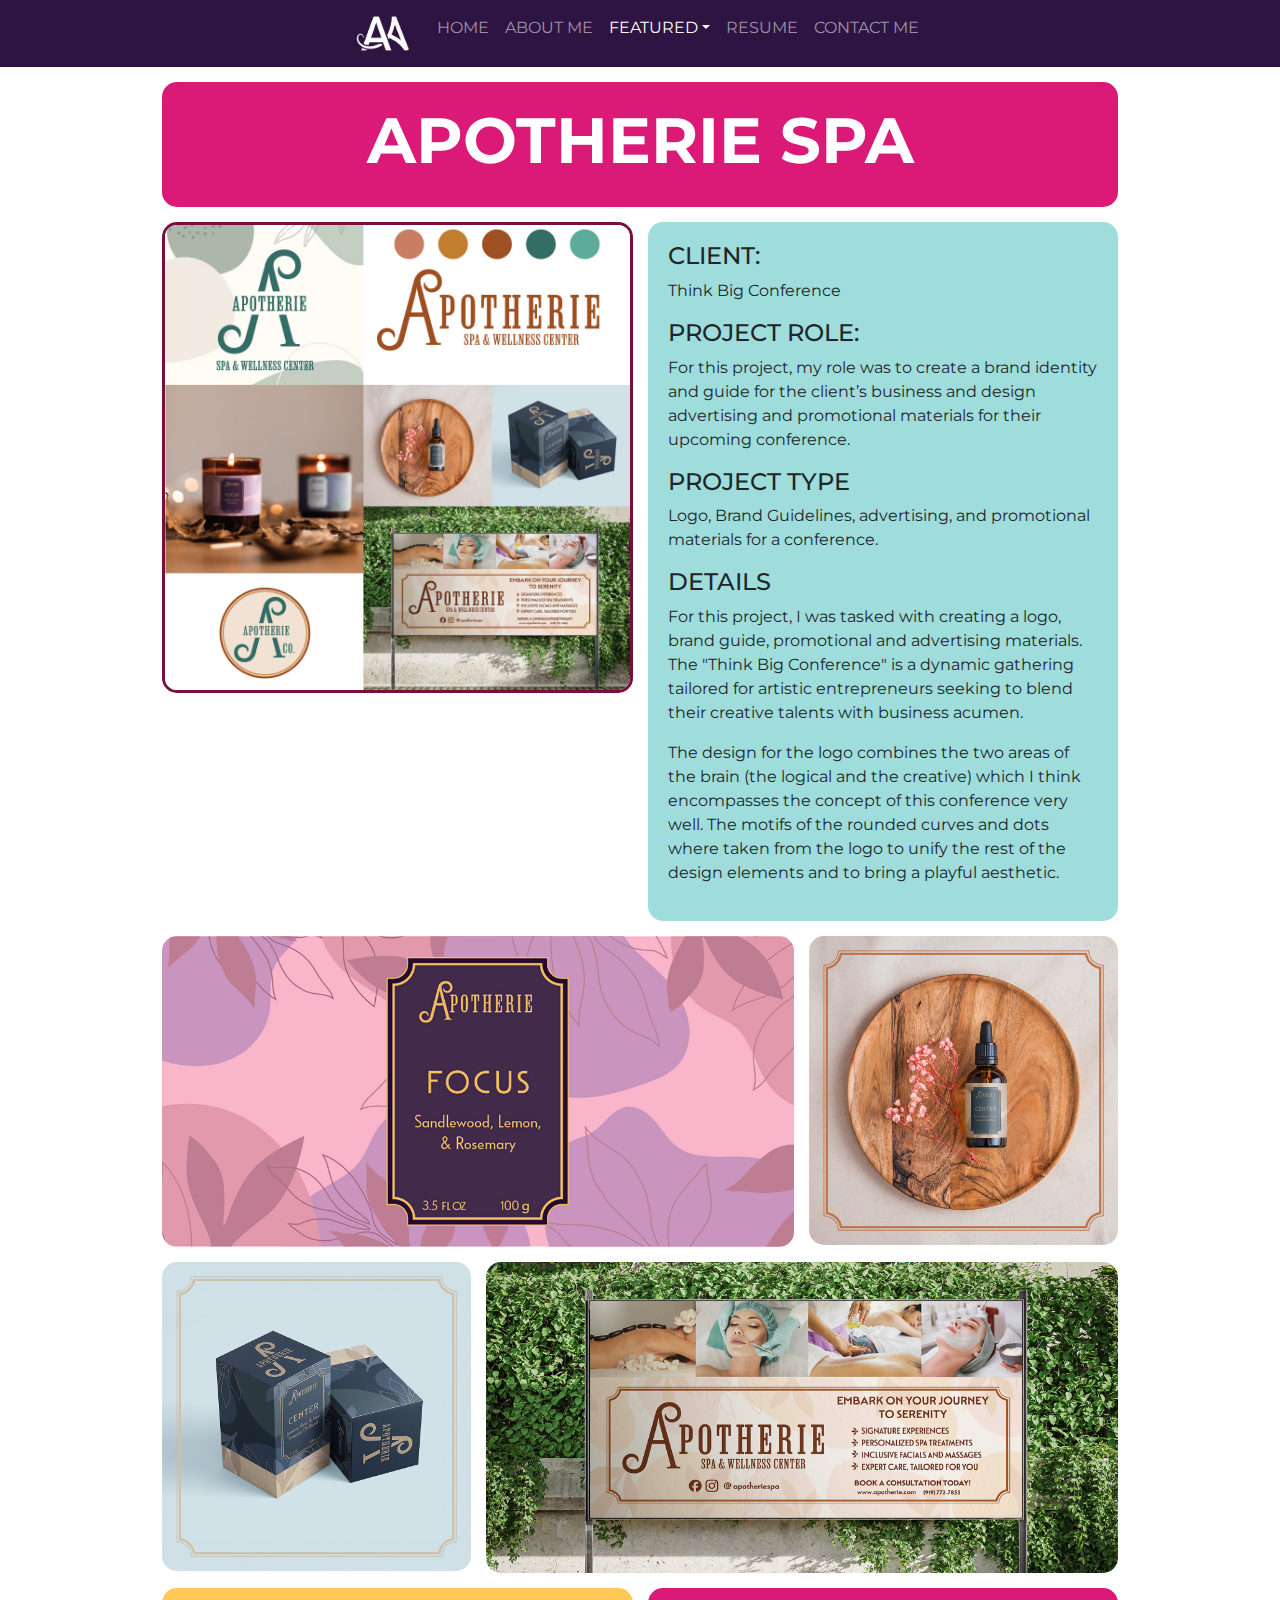
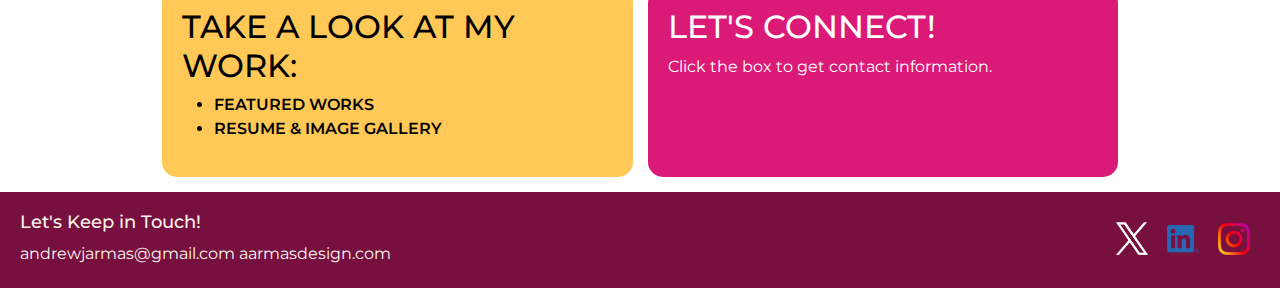
<file: featured/apotherie-spa.html>
<!--Andrew Armas. WEB 210 - Module 13-->

<!DOCTYPE html>
<html lang="en">
    <head>
        <meta charset="UTF-8">
        <meta name="viewport" content="width=device-width, initial-scale=1.0">
        <title> Andrew J. Armas | APOTHERIE </title>
        <link rel="preconnect" href="https://fonts.googleapis.com">
        <link rel="preconnect" href="https://fonts.gstatic.com" crossorigin>
        <link href="https://fonts.googleapis.com/css2?family=Josefin+Sans:ital,wght@0,100..700;1,100..700&family=Montserrat:ital,wght@0,100..900;1,100..900&family=Outfit:wght@100..900&display=swap" rel="stylesheet">
        <link href="https://cdn.jsdelivr.net/npm/bootstrap@5.3.3/dist/css/bootstrap.min.css" rel="stylesheet" integrity="sha384-QWTKZyjpPEjISv5WaRU9OFeRpok6YctnYmDr5pNlyT2bRjXh0JMhjY6hW+ALEwIH" crossorigin="anonymous">
        <link rel="stylesheet" href="../css/styles.css">
        <link rel="stylesheet" href="../css/styles-apotherie.css">
    </head>
   
    <body class="site">
        
        <div class="menu-wrap">
            <!-- Responsive navbar-->
            <nav class="navbar navbar-expand-lg navbar-dark custom-bg-primary">
               <div class="container">
                   <a class="navbar-brand d-lg-none" href="#"><img src="../images/Armas_Pj2_Logo_White.png" alt="Armas Designs Logo" style="width:60px"></a>
                   <button class="navbar-toggler" type="button" data-bs-toggle="collapse" data-bs-target="#navbarSupportedContent" aria-controls="navbarSupportedContent" aria-expanded="false" aria-label="Toggle navigation"><span class="navbar-toggler-icon"></span></button>
                   <div class="collapse navbar-collapse" id="navbarSupportedContent">
                       <ul class="navbar-nav mx-auto me-auto mb-2 mb-lg-0">
                           <a class="navbar-brand d-none d-lg-block" href="#"><img src="../images/Armas_Pj2_Logo_White.png" alt="Armas Designs Logo" style="width:60px"></a>
                           <li class="nav-item"><a class="nav-link" href="../index.html">HOME</a></li>
                           <li class="nav-item"><a class="nav-link" href="../about.html">ABOUT ME</a></li>
                           <li class="nav-item dropdown">
                               <a class="nav-link dropdown-toggle nav-link active" aria-current="page" id="navbarDropdown" href="./featured/featured.html" role="button" data-bs-toggle="dropdown" aria-expanded="false">FEATURED</a>
                               <ul class="dropdown-menu dropdown-menu-end" aria-labelledby="navbarDropdown">
                                   <li><a class="dropdown-item" href="./think-big-conference.html">THINK BIG CONFERENCE</a></li>
                                   <li><hr class="dropdown-divider" /></li>
                                   <li><a class="dropdown-item" href="./apotherie-spa.html">APOTHERIE SPA</a></li>
                               </ul>
                           </li>
                           <li class="nav-item"><a class="nav-link" href="../resume.html">RESUME</a></li>
                           <li class="nav-item"><a class="nav-link" href="../contact.html">CONTACT ME</a></li>
                       </ul>
                   </div>
               </div>
           </nav>
       </div>
        
        <!-- Page content-->
                
        <div class="masthead">
            <div class="header-content">
                <h1>APOTHERIE SPA</h1>
            </div>
        </div>

        <div class="main-thumbnail added-border-magenta">
            <img 
                src="../images/apotherieimages/Apotherie-thumbnail750.jpg"
                srcset="../images/apotherieimages/Apotherie-thumbnail450.jpg 450w,
                        ../images/apotherieimages/Apotherie-thumbnail750.jpg 750w,
                        ../images/apotherieimages/Apotherie-thumbnail1000.jpg 1000w,"
                sizes="(max-width: 750px) 450px,
                        (max-width: 1000px) 750px,
                        1000px"
                alt="Thumbnail of design components for Apotherie Spa">
        </div>
        
        <div class="project-details">
            <h4>CLIENT:</h4>
            <p>Think Big Conference</p>

            <h4>PROJECT ROLE:</h4>
            <p>For this project, my role was to create a brand identity and guide for the client’s business and design advertising and promotional materials for their upcoming conference.</p>

            <h4>PROJECT TYPE</h4>
            <p>Logo, Brand Guidelines, advertising, and promotional materials for a conference.</p>

            <h4>DETAILS</h4>
            <p>For this project, I was tasked with creating a logo, brand guide, promotional and advertising materials. The "Think Big Conference" is a dynamic gathering tailored for artistic entrepreneurs seeking to blend their creative talents with business acumen.</p>

            <p>The design for the logo combines the two areas of the brain (the logical and the creative) which I think encompasses the concept of this conference very well. The motifs of the rounded curves and dots where taken from the logo to unify the rest of the design elements and to bring a playful aesthetic.</p>
        </div>
                    
        <div class="thumbnail1">
            <img 
                src="../images/apotherieimages/Apotherie-label750.jpg" 
                srcset="../images/apotherieimages/Apotherie-label450.jpg 450w,
                        ../images/apotherieimages/Apotherie-label750.jpg 750w,
                        ../images/apotherieimages/Apotherie-label1000.jpg 1000w,"
                sizes="(max-width: 750px) 450px,
                        (max-width: 1000px) 750px,
                        1000px"
                alt="Vector image of a label for FOCUS essential oil by Apotherie Spa">
        </div>

        <div class="thumbnail2">
            <img 
            src="../images/apotherieimages/Apotherie-dropper750.jpg" 
            srcset="../images/apotherieimages/Apotherie-dropper450.jpg 450w,
                    ../images/apotherieimages/Apotherie-dropper750.jpg 750w,
                    ../images/apotherieimages/Apotherie-dropper1000.jpg 1000w,"
            sizes="(max-width: 750px) 450px,
                    (max-width: 1000px) 750px,
                    1000px"
            alt="Product display of CENTER essential oil dropper on a circular wooden tray with a flower">
        </div>

        
        <div class="thumbnail3">
            <img 
            src="../images/apotherieimages/Apotherie_Packaging750.jpg" 
            srcset="../images/apotherieimages/Apotherie_Packaging450.jpg 450w,
                    ../images/apotherieimages/Apotherie_Packaging750.jpg 750w,
                    ../images/apotherieimages/Apotherie_Packaging1000.jpg 1000w,"
            sizes="(max-width: 750px) 450px,
                    (max-width: 1000px) 750px,
                    1000px"
            alt="Mockup of packaging for CENTER essential oil dropper by Apotherie Spa">
        </div>
        
        
        <div class="thumbnail4">
            <img 
            src="../images/apotherieimages/Apotherie-billboard750.jpg" 
            srcset="../images/apotherieimages/Apotherie-billboard450.jpg 450w,
                    ../images/apotherieimages/Apotherie-billboard750.jpg 750w,
                    ../images/apotherieimages/Apotherie-billboard1000.jpg 1000w,"
            sizes="(max-width: 750px) 450px,
                    (max-width: 1000px) 750px,
                    1000px"
            alt="Mockup of a billboard ad for Apotherie Spa">
        </div>

        
      


        <aside class="sidebar">
            <h2>TAKE A LOOK AT MY WORK:</h2>
            <ul>
                <li><a href="/featured/featured.html">FEATURED WORKS</a></li>
                <li><a href="../resume.html">RESUME & IMAGE GALLERY</a></li>
            </ul>
        </aside>

        <a class="contact-me" href="../contact.html">
            <div>
            <h2> LET'S CONNECT!</h3>
            <p>Click the box to get contact information.</p>
            </div>
        </a>
                

                 
     <footer>
        <div>
            <h2 id="footer-header">Let's Keep in Touch!</h2>
            <a href="mailto:email@example.com">andrewjarmas@gmail.com</a>
            <a href="https://www.aarmasdesign.com" target="_blank">aarmasdesign.com</a>
        </div>
    
        <ul class="socials">
            <li><a href="https://x.com/AndrewJArmas" target="_blank"><img src="../icons/icon-logo-x.png" alt="My X channel"></a></li>
            <li><a href="https://www.linkedin.com/in/andrew-armas-670b5a212/" target="_blank"><img src="../icons/icon-logo-linkedin.png" alt="My LinkedIn page"></a></li>
            <li><a href="#" target="_blank"><img src="../icons/icon-logo-instagram.png" alt="My Instagram profile"></a></li>
        </ul>
    </footer>


        <!-- Bootstrap core JS-->
        <script src="https://cdn.jsdelivr.net/npm/bootstrap@5.2.3/dist/js/bootstrap.bundle.min.js"></script>
     
    </body>
</html>
</file>
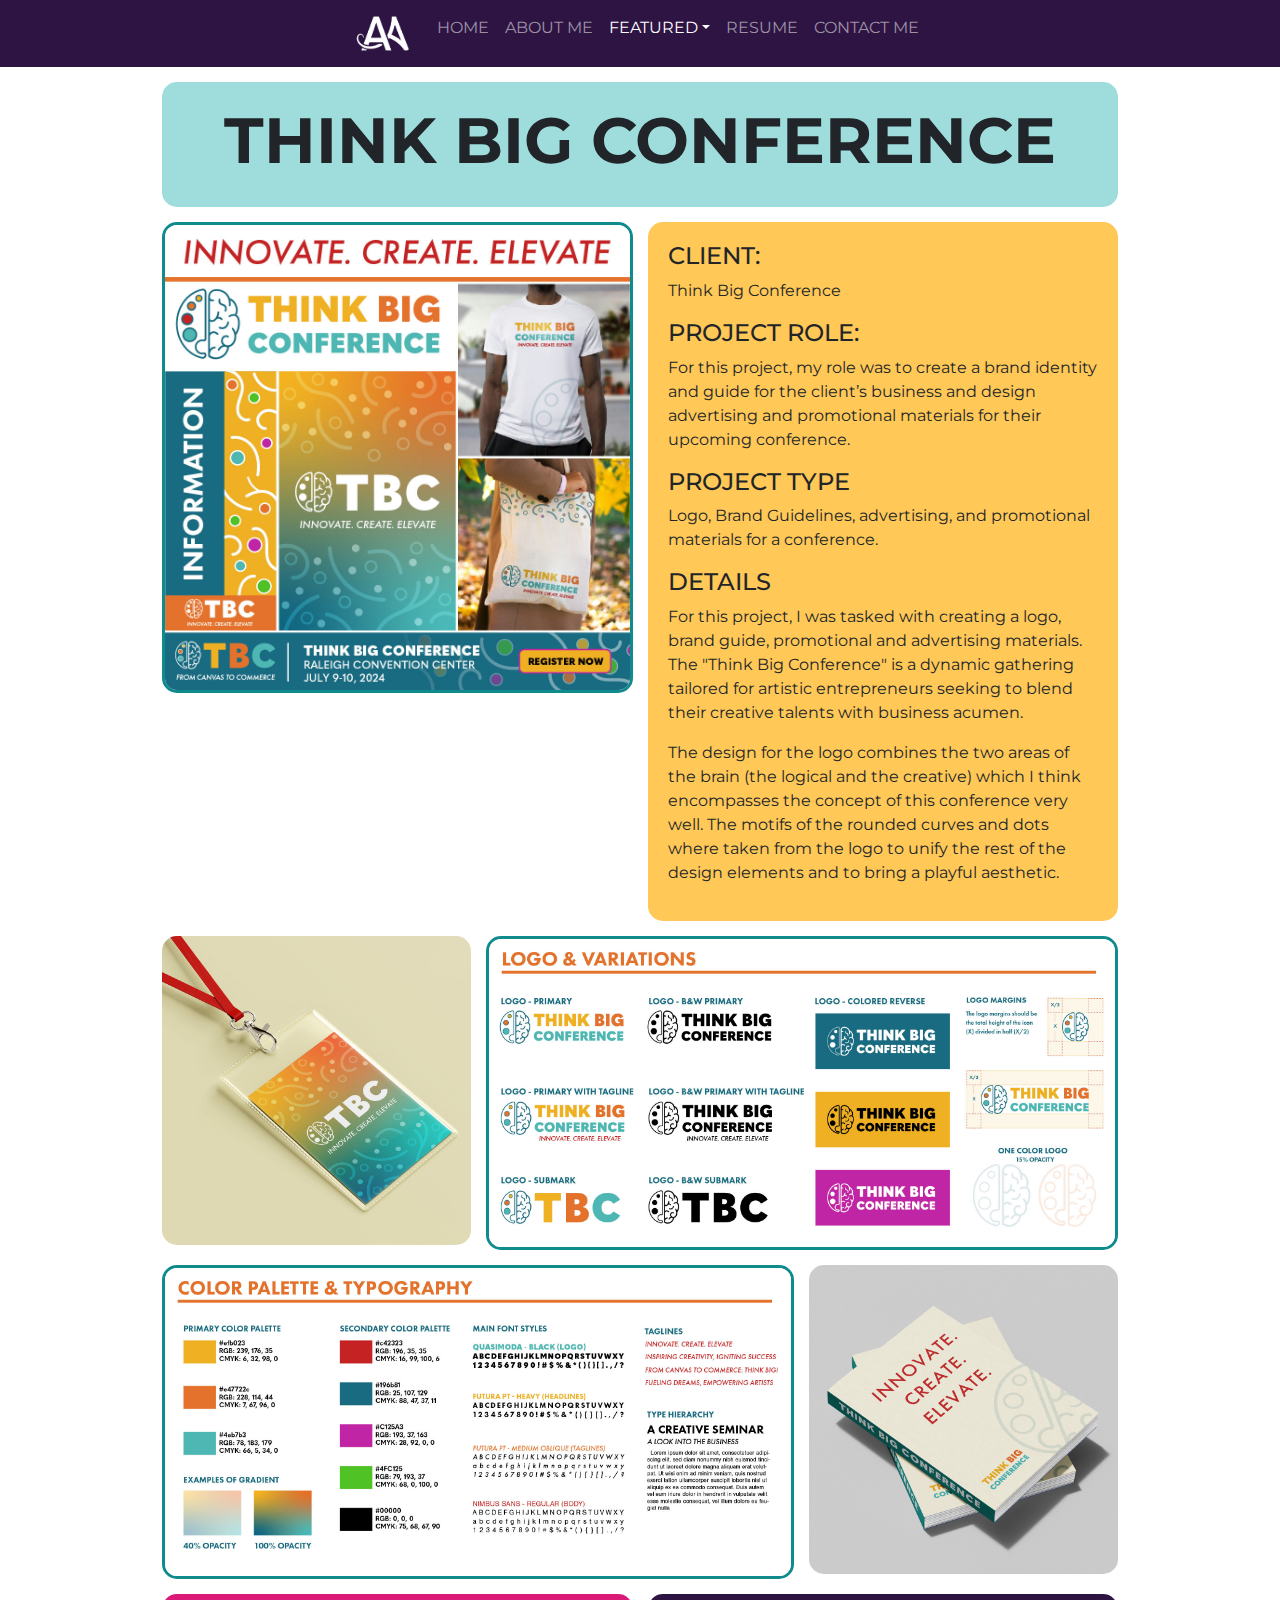
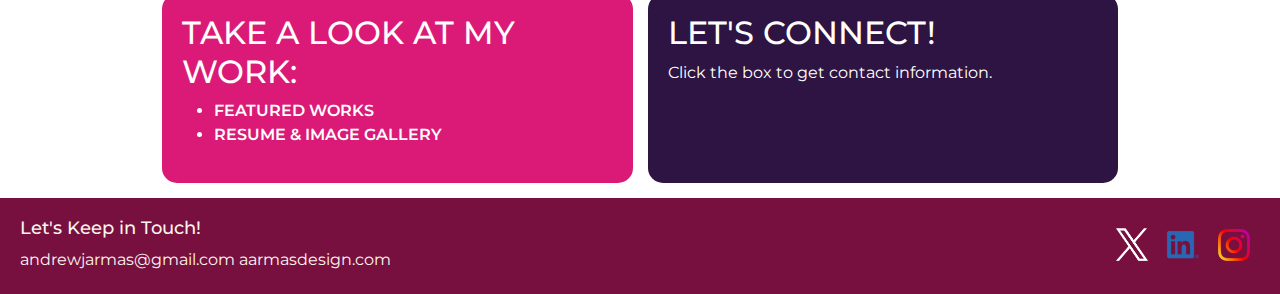
<file: featured/think-big-conference.html>
<!--Andrew Armas. WEB 210 - Module 13-->

<!DOCTYPE html>
<html lang="en">
    <head>
        <meta charset="UTF-8">
        <meta name="viewport" content="width=device-width, initial-scale=1.0">
        <title> Andrew J. Armas | THINK BIG </title>
        <link rel="preconnect" href="https://fonts.googleapis.com">
        <link rel="preconnect" href="https://fonts.gstatic.com" crossorigin>
        <link href="https://fonts.googleapis.com/css2?family=Josefin+Sans:ital,wght@0,100..700;1,100..700&family=Montserrat:ital,wght@0,100..900;1,100..900&family=Outfit:wght@100..900&display=swap" rel="stylesheet">
        <link href="https://cdn.jsdelivr.net/npm/bootstrap@5.3.3/dist/css/bootstrap.min.css" rel="stylesheet" integrity="sha384-QWTKZyjpPEjISv5WaRU9OFeRpok6YctnYmDr5pNlyT2bRjXh0JMhjY6hW+ALEwIH" crossorigin="anonymous">
        <link rel="stylesheet" href="../css/styles.css">
        <link rel="stylesheet" href="../css/styles-thinkbig.css">
    </head>
   
    <body class="site">
        
        <div class="menu-wrap">
            <!-- Responsive navbar-->
            <nav class="navbar navbar-expand-lg navbar-dark custom-bg-primary">
               <div class="container">
                   <a class="navbar-brand d-lg-none" href="#"><img src="../images/Armas_Pj2_Logo_White.png" alt="Armas Designs Logo" style="width:60px"></a>
                   <button class="navbar-toggler" type="button" data-bs-toggle="collapse" data-bs-target="#navbarSupportedContent" aria-controls="navbarSupportedContent" aria-expanded="false" aria-label="Toggle navigation"><span class="navbar-toggler-icon"></span></button>
                   <div class="collapse navbar-collapse" id="navbarSupportedContent">
                       <ul class="navbar-nav mx-auto me-auto mb-2 mb-lg-0">
                           <a class="navbar-brand d-none d-lg-block" href="#"><img src="../images/Armas_Pj2_Logo_White.png" alt="Armas Designs Logo" style="width:60px"></a>
                           <li class="nav-item"><a class="nav-link" href="../index.html">HOME</a></li>
                           <li class="nav-item"><a class="nav-link" href="../about.html">ABOUT ME</a></li>
                           <li class="nav-item dropdown">
                               <a class="nav-link dropdown-toggle nav-link active" aria-current="page" id="navbarDropdown" href="./featured/featured.html" role="button" data-bs-toggle="dropdown" aria-expanded="false">FEATURED</a>
                               <ul class="dropdown-menu dropdown-menu-end" aria-labelledby="navbarDropdown">
                                   <li><a class="dropdown-item" href="./think-big-conference.html">THINK BIG CONFERENCE</a></li>
                                   <li><hr class="dropdown-divider" /></li>
                                   <li><a class="dropdown-item" href="./apotherie-spa.html">APOTHERIE SPA</a></li>
                               </ul>
                           </li>
                           <li class="nav-item"><a class="nav-link" href="../resume.html">RESUME</a></li>
                           <li class="nav-item"><a class="nav-link" href="../contact.html">CONTACT ME</a></li>
                       </ul>
                   </div>
               </div>
           </nav>
       </div>
        
        <!-- Page content-->
                
        <div class="masthead">
            <div class="header-content">
                <h1>THINK BIG CONFERENCE</h1>
            </div>
        </div>

        <div class="main-thumbnail added-border-cyan">
            <img 
                src="../images/thinkbigimages/ThinkBigCon-Thumbnail750.jpg"
                srcset="../images/thinkbigimages/ThinkBigCon-Thumbnail450.jpg 450w,
                        ../images/thinkbigimages/ThinkBigCon-Thumbnail750.jpg 750w,
                        ../images/thinkbigimages/ThinkBigCon-Thumbnail1000.jpg 1000w,"
                sizes="(max-width: 750px) 450px,
                        (max-width: 1000px) 750px,
                        1000px"
                alt="Thumbnail of design components for Think Big Conference">
        </div>
        
        <div class="project-details">
            <h4>CLIENT:</h4>
            <p>Think Big Conference</p>

            <h4>PROJECT ROLE:</h4>
            <p>For this project, my role was to create a brand identity and guide for the client’s business and design advertising and promotional materials for their upcoming conference.</p>

            <h4>PROJECT TYPE</h4>
            <p>Logo, Brand Guidelines, advertising, and promotional materials for a conference.</p>

            <h4>DETAILS</h4>
            <p>For this project, I was tasked with creating a logo, brand guide, promotional and advertising materials. The "Think Big Conference" is a dynamic gathering tailored for artistic entrepreneurs seeking to blend their creative talents with business acumen.</p>

            <p>The design for the logo combines the two areas of the brain (the logical and the creative) which I think encompasses the concept of this conference very well. The motifs of the rounded curves and dots where taken from the logo to unify the rest of the design elements and to bring a playful aesthetic.</p>
        </div>
                    
        <div class="thumbnail1">
            <img 
                src="../images/thinkbigimages/thinkbig-badge750.jpg" 
                srcset="../images/thinkbigimages/thinkbig-badge450.jpg 450w,
                        ../images/thinkbigimages/thinkbig-badge750.jpg 750w,
                        ../images/thinkbigimages/thinkbig-badge1000.jpg 1000w,"
                sizes="(max-width: 750px) 450px,
                        (max-width: 1000px) 750px,
                        1000px"
                alt="Mockup of badge on a lanyard for a patron of Think Big Conference">
        </div>

        <div class="thumbnail2 added-border-cyan">
            <img 
            src="../images/thinkbigimages/thinkbig-sample1-750.jpg" 
            srcset="../images/thinkbigimages/thinkbig-sample1-450.jpg 450w,
                    ../images/thinkbigimages/thinkbig-sample1-750.jpg 750w,
                    ../images/thinkbigimages/thinkbig-sample1-1000.jpg 1000w,"
            sizes="(max-width: 750px) 450px,
                    (max-width: 1000px) 750px,
                    1000px"
            alt="Logo and variations for Think Big Conference">
        </div>

        
        <div class="thumbnail3 added-border-cyan">
            <img 
            src="../images/thinkbigimages/thinkbig-sample2-750.jpg" 
            srcset="../images/thinkbigimages/thinkbig-sample2-450.jpg 450w,
                    ../images/thinkbigimages/thinkbig-sample2-750.jpg 750w,
                    ../images/thinkbigimages/thinkbig-sample2-1000.jpg 1000w,"
            sizes="(max-width: 750px) 450px,
                    (max-width: 1000px) 750px,
                    1000px"
            alt="Color palette and typography for Think Big Conference">
        </div>

        
        <div class="thumbnail4">
            <img 
            src="../images/thinkbigimages/thinkbig-book750.jpg" 
            srcset="../images/thinkbigimages/thinkbig-book450.jpg 450w,
                    ../images/thinkbigimages/thinkbig-book750.jpg 750w,
                    ../images/thinkbigimages/thinkbig-book1000.jpg 1000w,"
            sizes="(max-width: 750px) 450px,
                    (max-width: 1000px) 750px,
                    1000px"
            alt="Mockup of a physical program for Think Big Conference">
        </div>


        <aside class="sidebar">
            <h2>TAKE A LOOK AT MY WORK:</h2>
            <ul>
                <li><a href="/featured/featured.html">FEATURED WORKS</a></li>
                <li><a href="../resume.html">RESUME & IMAGE GALLERY</a></li>
            </ul>
        </aside>

        <a class="contact-me" href="../contact.html">
            <div>
            <h2> LET'S CONNECT!</h3>
            <p>Click the box to get contact information.</p>
            </div>
        </a>
                

                 
     <footer>
        <div>
            <h2 id="footer-header">Let's Keep in Touch!</h2>
            <a href="mailto:email@example.com">andrewjarmas@gmail.com</a>
            <a href="https://www.aarmasdesign.com" target="_blank">aarmasdesign.com</a>
        </div>
    
        <ul class="socials">
            <li><a href="https://x.com/AndrewJArmas" target="_blank"><img src="../icons/icon-logo-x.png" alt="My X channel"></a></li>
            <li><a href="https://www.linkedin.com/in/andrew-armas-670b5a212/" target="_blank"><img src="../icons/icon-logo-linkedin.png" alt="My LinkedIn page"></a></li>
            <li><a href="#" target="_blank"><img src="../icons/icon-logo-instagram.png" alt="My Instagram profile"></a></li>
        </ul>
    </footer>


        <!-- Bootstrap core JS-->
        <script src="https://cdn.jsdelivr.net/npm/bootstrap@5.2.3/dist/js/bootstrap.bundle.min.js"></script>
     
    </body>
</html>
</file>
<file: css/styles-apotherie.css>
/*Andrew Armas. WEB 210 - FINAL PROJECT*/

/*
Color Palette
Murray(Dark Magenta) #78103F
Russian Violet #2D1442
Dark Cyan #0F8B8D
Sunglow #FFC857
White #FFFFFF
Pink #DB1A77
*/

.added-border-magenta img {
    border-style: solid;   
    border-color: #78103F;
    border-radius: 15px;
}

.header-content h1 {
    color:#ffffff;
}

/*Grid Rules*/

.site {
    display: grid;
    justify-content: center;
    margin: 0 auto;
    grid-template-columns: repeat(8, 1fr);
    grid-template-rows: auto repeat(7, 376);
    row-gap: 15px;
    column-gap: 15px;
  }
  
  .menu-wrap {
      grid-column: 1/9; /* Adjust to fit the width of your grid layout */
      grid-row: 1/2; /* Place the navigation at the top */
      z-index: 10; /* Ensure it sits above other content */
  }
  
  
  .masthead {
      grid-column: 2/8;
      grid-row: 2/3;
      background-color: #DB1A77;
      border-radius: 15px;
      text-align: center;
  }
  
  .main-thumbnail {
    grid-column: 2/5;
    grid-row: 3/4;
  }

  .project-details {
    grid-column: 5/8;
    grid-row: 3/4;
    background-color: #9edddc;
    border-radius: 15px;
    padding: 20px;
  }
  
  .thumbnail1 {
      grid-column: 2/6;
      grid-row: 4/5;
  }
  
  .thumbnail2 {
      grid-column: 6/8;
      grid-row: 4/5;
  }
  
  .thumbnail3 {
      grid-column: 2/4;
      grid-row: 5/6;
  }
  
  .thumbnail4 {
      grid-column: 4/8;
      grid-row: 5/6;
  }
  
  
  .sidebar {
    grid-column: 2/5;
    grid-row: 6/7;
    background-color: #FFC857;
    color: black;
    border-radius: 15px;
    padding: 20px;
}

.sidebar a {
    font-weight: 600;
}

.sidebar a:hover {
    color: #0F8B8D;
    font-weight: bold;
}

.contact-me {
    grid-column: 5/8;
    grid-row: 6/7;
    background-color: #DB1A77;
    color: #ffffff;
    border-radius: 15px;
    padding: 20px;
    display: block;
}

.contact-me:hover {
    background-color: #0F8385;
    color: white;
}   

footer {
      grid-column: 1/9;
      grid-row: 7/8;
  }
  

  
  /*Grid Media*/
  @media screen and (max-width:1230px){
    .site {
        display: grid;
        justify-content: center;
        margin: 0 auto;
        grid-template-columns: repeat(5, 1fr);
        grid-template-rows: auto repeat(7, 376);
        row-gap: 15px;
        column-gap: 15px;
      }
      
      .menu-wrap {
          grid-column: 1/6; /* Adjust to fit the width of your grid layout */
          grid-row: 1/2; /* Place the navigation at the top */
          z-index: 10; /* Ensure it sits above other content */
      }
      
      
      .masthead {
          grid-column: 2/5;
          grid-row: 2/3;
          border-radius: 15px;
          text-align: center;
      }
      
      .main-thumbnail {
        grid-column: 2/5;
        grid-row: 4/5;
      }
    
      .project-details {
        grid-column: 2/5;
        grid-row: 3/4;
        border-radius: 15px;
        padding: 20px;
      }
      
      .thumbnail1 {
          grid-column: 2/4;
          grid-row: 5/6;
      }
      
      .thumbnail2 {
          grid-column: 4/5;
          grid-row: 5/6;
      }
      
      .thumbnail3 {
          grid-column: 2/3;
          grid-row: 6/7;
      }
      
      .thumbnail4 {
          grid-column: 3/5;
          grid-row: 6/7;
      }
      
      
      .sidebar {
        grid-column: 2/4;
        grid-row: 7/8;
        border-radius: 15px;
        padding: 20px;
    }
    
    .contact-me {
        grid-column: 4/5;
        grid-row: 7/8;
        border-radius: 15px;
        padding: 20px;
        display: block;
    }
    
  
    footer {
          grid-column: 1/6;
          grid-row: 8/9;
      }
      
  }
  
  @media screen and (max-width:820px) {
  
  .site {
      display: grid;
      justify-content: center;
      margin: 0 auto;
      grid-template-columns: 25px auto 25px;
      grid-template-rows: auto repeat(11, 376);
      row-gap: 15px;
      column-gap: 15px;
  }
  
  .menu-wrap {
      grid-column: 1/4; 
      grid-row: 1/2; 
      z-index: 10; 
  }
  
  .masthead {
    grid-column: 2/3;
    grid-row: 2/3;
    border-radius: 15px;
    text-align: center;
}

.masthead h1 {
    font-size: 2rem;
}

.main-thumbnail {
  grid-column: 2/3;
  grid-row: 4/5;
}

.project-details {
  grid-column: 2/3;
  grid-row: 3/4;
  border-radius: 15px;
  padding: 20px;
}

.thumbnail1 {
    grid-column: 2/3;
    grid-row: 5/6;
}

.thumbnail2 {
    grid-column: 2/3;
    grid-row: 6/7;
}

.thumbnail3 {
    grid-column: 2/3;
    grid-row: 7/8;
}

.thumbnail4 {
    grid-column: 2/3;
    grid-row: 8/9;
}


.sidebar {
  grid-column: 2/3;
  grid-row: 9/10;
  border-radius: 15px;
  padding: 20px;
}

.contact-me {
  grid-column: 2/3;
  grid-row: 10/11;
  border-radius: 15px;
  padding: 20px;
  display: block;
}


footer {
    grid-column: 1/4;
    grid-row: 11/12;
}
  
  }
</file>
<file: css/styles-thinkbig.css>
/*Andrew Armas. WEB 210 - FINAL PROJECT*/

/*
Color Palette
Murray(Dark Magenta) #78103F
Russian Violet #2D1442
Dark Cyan #0F8B8D
Sunglow #FFC857
White #FFFFFF
Pink #DB1A77
*/

.added-border-cyan img {
    border-style: solid;   
    border-color: #0F8B8D;
    border-radius: 15px;
}


/*Grid Rules*/

.site {
    display: grid;
    justify-content: center;
    margin: 0 auto;
    grid-template-columns: repeat(8, 1fr);
    grid-template-rows: auto repeat(7, 376);
    row-gap: 15px;
    column-gap: 15px;
  }
  
  .menu-wrap {
      grid-column: 1/9; /* Adjust to fit the width of your grid layout */
      grid-row: 1/2; /* Place the navigation at the top */
      z-index: 10; /* Ensure it sits above other content */
  }
  
  
  .masthead {
      grid-column: 2/8;
      grid-row: 2/3;
      background-color: #9edddc;
      border-radius: 15px;
      text-align: center;
  }
  
  .main-thumbnail {
    grid-column: 2/5;
    grid-row: 3/4;
  }

  .project-details {
    grid-column: 5/8;
    grid-row: 3/4;
    background-color: #FFC857;
    border-radius: 15px;
    padding: 20px;
  }
  
  .thumbnail1 {
      grid-column: 2/4;
      grid-row: 4/5;
  }
  
  .thumbnail2 {
      grid-column: 4/8;
      grid-row: 4/5;
  }
  
  .thumbnail3 {
      grid-column: 2/6;
      grid-row: 5/6;
  }
  
  .thumbnail4 {
      grid-column: 6/8;
      grid-row: 5/6;
  }
  
  
  .sidebar {
    grid-column: 2/5;
    grid-row: 6/7;
    background-color: #DB1A77;
    color: #ffffff;
    border-radius: 15px;
    padding: 20px;
}

.sidebar a {
    font-weight: 600;
}

.sidebar a:hover {
    color: #FFC857;
    font-weight: bold;
}

.contact-me {
    grid-column: 5/8;
    grid-row: 6/7;
    background-color: #2D1442;
    color: #ffffff;
    border-radius: 15px;
    padding: 20px;
    display: block;
}

.contact-me:hover {
    background-color: #0F8385;
    color: white;
}   

footer {
      grid-column: 1/9;
      grid-row: 7/8;
  }
  

  
  /*Grid Media*/
  @media screen and (max-width:1230px){
    .site {
        display: grid;
        justify-content: center;
        margin: 0 auto;
        grid-template-columns: repeat(5, 1fr);
        grid-template-rows: auto repeat(7, 376);
        row-gap: 15px;
        column-gap: 15px;
      }
      
      .menu-wrap {
          grid-column: 1/6; /* Adjust to fit the width of your grid layout */
          grid-row: 1/2; /* Place the navigation at the top */
          z-index: 10; /* Ensure it sits above other content */
      }
      
      
      .masthead {
          grid-column: 2/5;
          grid-row: 2/3;
          border-radius: 15px;
          text-align: center;
      }
      
      .main-thumbnail {
        grid-column: 2/5;
        grid-row: 4/5;
      }
    
      .project-details {
        grid-column: 2/5;
        grid-row: 3/4;
        border-radius: 15px;
        padding: 20px;
      }
      
      .thumbnail1 {
          grid-column: 2/3;
          grid-row: 5/6;
      }
      
      .thumbnail2 {
          grid-column: 3/5;
          grid-row: 5/6;
      }
      
      .thumbnail3 {
          grid-column: 2/4;
          grid-row: 6/7;
      }
      
      .thumbnail4 {
          grid-column: 4/5;
          grid-row: 6/7;
      }
      
      
      .sidebar {
        grid-column: 2/4;
        grid-row: 7/8;
        border-radius: 15px;
        padding: 20px;
    }
    
    .contact-me {
        grid-column: 4/5;
        grid-row: 7/8;
        border-radius: 15px;
        padding: 20px;
        display: block;
    }
    
  
    footer {
          grid-column: 1/6;
          grid-row: 8/9;
      }
      
  }
  
  @media screen and (max-width:820px) {
  
  .site {
      display: grid;
      justify-content: center;
      margin: 0 auto;
      grid-template-columns: 25px auto 25px;
      grid-template-rows: auto repeat(11, 376);
      row-gap: 15px;
      column-gap: 15px;
  }
  
  .menu-wrap {
      grid-column: 1/4; 
      grid-row: 1/2; 
      z-index: 10; 
  }
  
  .masthead {
    grid-column: 2/3;
    grid-row: 2/3;
    border-radius: 15px;
    text-align: center;
}

.masthead h1 {
    font-size: 2rem;
}

.main-thumbnail {
  grid-column: 2/3;
  grid-row: 4/5;
}

.project-details {
  grid-column: 2/3;
  grid-row: 3/4;
  padding: 20px;
}

.thumbnail1 {
    grid-column: 2/3;
    grid-row: 5/6;
}

.thumbnail2 {
    grid-column: 2/3;
    grid-row: 6/7;
}

.thumbnail3 {
    grid-column: 2/3;
    grid-row: 7/8;
}

.thumbnail4 {
    grid-column: 2/3;
    grid-row: 8/9;
}


.sidebar {
  grid-column: 2/3;
  grid-row: 9/10;
  border-radius: 15px;
  padding: 20px;
}

.contact-me {
  grid-column: 2/3;
  grid-row: 10/11;
  border-radius: 15px;
  padding: 20px;
  display: block;
}


footer {
    grid-column: 1/4;
    grid-row: 11/12;
}
  
  }
</file>
<file: css/styles.css>
/*Andrew Armas. WEB 210 - MODULE 11*/

/*
Color Palette
Murray(Dark Magenta) #78103F
Russian Violet #2D1442
Dark Cyan #0F8B8D
Sunglow #FFC857
White #FFFFFF
Pink #DB1A77
*/


/*BOOTSTRAP - CUSTOM COLORS*/


.custom-bg-primary {
  background-color: #2D1442 !important; /* Custom primary background */
}

.custom-primary {
  color: #2D1442 !important; /* Custom primary color */
}

.custom-border-color {
  border-color: #2D1442; /* Custom border color */
}


/*GENERAL STYLES*/

body {
    font-family: "Montserrat", sans-serif;
}

body, h1, h2, h3, h4, h5, h6, p, a, button, .navbar, .dropdown-menu {
  font-family: "Montserrat", sans-serif;
}

.navbar .nav-link:hover {
  color: #FFC857; /* Text color on hover */
  background-color: #78103F; /* Background color on hover */
  font-weight: bold;
}

.navbar .dropdown-item:hover {
  color: #0F8B8D; /* Text color for dropdown on hover */
  background-color: #FFC857; /* Background color for dropdown on hover */
  font-weight: bold;
}

.site {
    display: grid;
    justify-content: center;
    margin: 0 auto;
    grid-template-columns: repeat(5, 1fr);
    grid-template-rows: auto repeat(6, 376);
    row-gap: 15px;
    column-gap: 15px;
  }
  
  .menu-wrap {
      grid-column: 1/6; /* Adjust to fit the width of your grid layout */
      grid-row: 1/2; /* Place the navigation at the top */
      z-index: 10; /* Ensure it sits above other content*/
  }
  




a {
    text-decoration: none;
    color: inherit;
}


.header-image {
    width: 75%;
    padding-top: 20px;
    border-radius: 15px;
}

img {
	display: block;
	max-width: 100%;
	height: auto;
    border-radius: 15px;
}


/*Header Content*/
.header-content {
   padding: 20px 40px;
}

.masthead h1 {
    font-size: 4rem;
    font-weight: bolder;
}


/*

/*THUMBNAIL CAPTION

.thumbnail-content h3 {
    text-align: center;
    position: absolute;
    top: 50%;
    width: 100%;
    color:#FFFFFF;
    font-family: Arial;
    text-transform: uppercase;
    display: none;
    z-index: 1;
}

.thumbnail-content:hover img {
    filter: brightness(0.3);
    -webkit-filter:brightness(0.3);
    -moz-filter:brightness(0.3);
}

.thumbnail-content h3:hover {
    display:flex;
}



/*Grid Rules

.site {
  display: grid;
  justify-content: center;
  margin: 0 auto;
  grid-template-columns: repeat(5, 1fr);
  grid-template-rows: auto repeat(6, 376);
  row-gap: 15px;
  column-gap: 15px;
}

.menu-wrap {
    grid-column: 1/6; /* Adjust to fit the width of your grid layout 
    grid-row: 1/2; /* Place the navigation at the top 
    z-index: 10; /* Ensure it sits above other content 
}


.masthead {
    grid-column: 2/5;
    grid-row: 2/3;
    background-color: #9edddc;
    border-radius: 15px;
}


.sidebar {
    grid-column: 2/3;
    grid-row: 3/4;
    background-color: #FFC857;
    border-radius: 15px;
    padding: 20px;
}

.thumbnail1 {
    grid-column: 3/4;
    grid-row: 3/4;
}

.thumbnail2 {
    grid-column: 4/5;
    grid-row: 3/4;
}

.thumbnail3 {
    grid-column: 2/ span 2;
    grid-row: 4/5;
}

.thumbnail4 {
    grid-column: 4/5;
    grid-row: 4/5;
}

.thumbnail5 {
    grid-column: 3/span 2;
    grid-row: 5/6;
}

.contact-me {
    grid-column: 2/3;
    grid-row: 5/6;
    background-color: #0F8B8D;
    border-radius: 15px;
    padding: 20px;
    color: #FFFFFF;
}

footer {
    grid-column: 1/6;
    grid-row: 6/7;
}

.nested {
    display: grid;
    grid-template-rows: 1fr auto;
    grid-column: auto;
}

.nested .header-image {
    grid-row: 1/2;
    margin: auto;
}

.nested .header-content {
    grid-row: 2/3;
}

/*Grid Media


@media screen and (max-width:820px) {

.site {
    display: grid;
    justify-content: center;
    margin: 0 auto;
    grid-template-columns: 50px 1fr 1fr 50px;
    grid-template-rows: auto repeat(9, 376);
    row-gap: 15px;
    column-gap: 15px;
}

.menu-wrap {
    grid-column: 1/6; /* Adjust to fit the width of your grid layout 
    grid-row: 1/2; /* Place the navigation at the top 
    z-index: 10; /* Ensure it sits above other content 
}

.masthead {
    grid-column: 2/4;
    grid-row: 2/3;
    background-color: #9edddc;
    border-radius: 15px;
}

.sidebar {
    grid-column: 2/4;
    grid-row: 3/4;
    background-color: #FFC857;
    border-radius: 15px;
    padding: 20px;
}

.thumbnail1 {
    grid-column: 2/4;
    grid-row: 4/5;
}

.thumbnail2 {
    grid-column: 2/3;
    grid-row: 6/7;
}

.thumbnail3 {
    grid-column: 2/ span 2;
    grid-row: 5/6;
}

.thumbnail4 {
    grid-column: 3/4;
    grid-row: 6/7;
}

.thumbnail5 {
    grid-column: 2/span 2;
    grid-row: 7/8;
}

.contact-me {
    grid-column: 2/4;
    grid-row: 8/9;
    background-color: #0F8B8D;
    border-radius: 15px;
    padding: 20px;
    color: #FFFFFF;
}

footer {
    grid-column: 1/5;
    grid-row: 9/10;
}

}




@media screen and (max-width:376px) {

    .site {
        display: grid;
        justify-content: center;
        margin: 0 auto;
        grid-template-columns: 25px auto 25px;
        grid-template-rows: auto repeat(10, 376);
        row-gap: 15px;
    }

    .menu-wrap {
        grid-column: 1/6; /* Adjust to fit the width of your grid layout *
        grid-row: 1/2; /* Place the navigation at the top 
        z-index: 10; /* Ensure it sits above other content 
    }
    
    .masthead {
        grid-column: 2/3;
        grid-row: 2/3;
        background-color: #9edddc;
        border-radius: 15px;
    }
    
    .sidebar {
        grid-column: 2/3;
        grid-row: 3/4;
        background-color: #FFC857;
        border-radius: 15px;
        padding: 20px;
    }
    
    .thumbnail1 {
        grid-column: 2/3;
        grid-row: 4/5;
    }
    
    .thumbnail2 {
        grid-column: 2/3;
        grid-row: 6/7;
    }
    
    .thumbnail3 {
        grid-column: 2/3;
        grid-row: 5/6;
    }
    
    .thumbnail4 {
        grid-column: 2/3;
        grid-row: 8/9;
    }
    
    .thumbnail5 {
        grid-column: 2/3;
        grid-row: 7/8;
    }
    
    .contact-me {
        grid-column: 2/3;
        grid-row: 9/10;
        background-color: #0F8B8D;
        border-radius: 15px;
        padding: 20px;
        color: #FFFFFF;
    }
    
    footer {
        grid-column: 1/4;
        grid-row: 10/11;
    }
}
    




/* FOOTER ---------------------------*/
footer {
    background: #78103F;
    color: #fbf5ee;  
}

#footer-header {
    color: #fbf5ee;
    font-size: large;
    padding-top: 20px;
}

footer div {
    padding-bottom: 20px;
}

.socials {
    list-style-type: none;
    padding: 10px;
    margin-top: 20px;
}

.socials li {
    display: inline-block;
    margin-left: 15px;
}

.socials img {
    width: 32px;
    border-radius: 0px;
}

.socials img:hover {
    opacity: 0.75;
}

@media screen and (min-width:715px) {
    footer {
        display: flex;
        justify-content: space-between;
        padding: 0 20px;
    }
}

@media screen and (max-width:714px) {
    footer {
        text-align: center;
        padding: 10px;
    }
}
</file>
